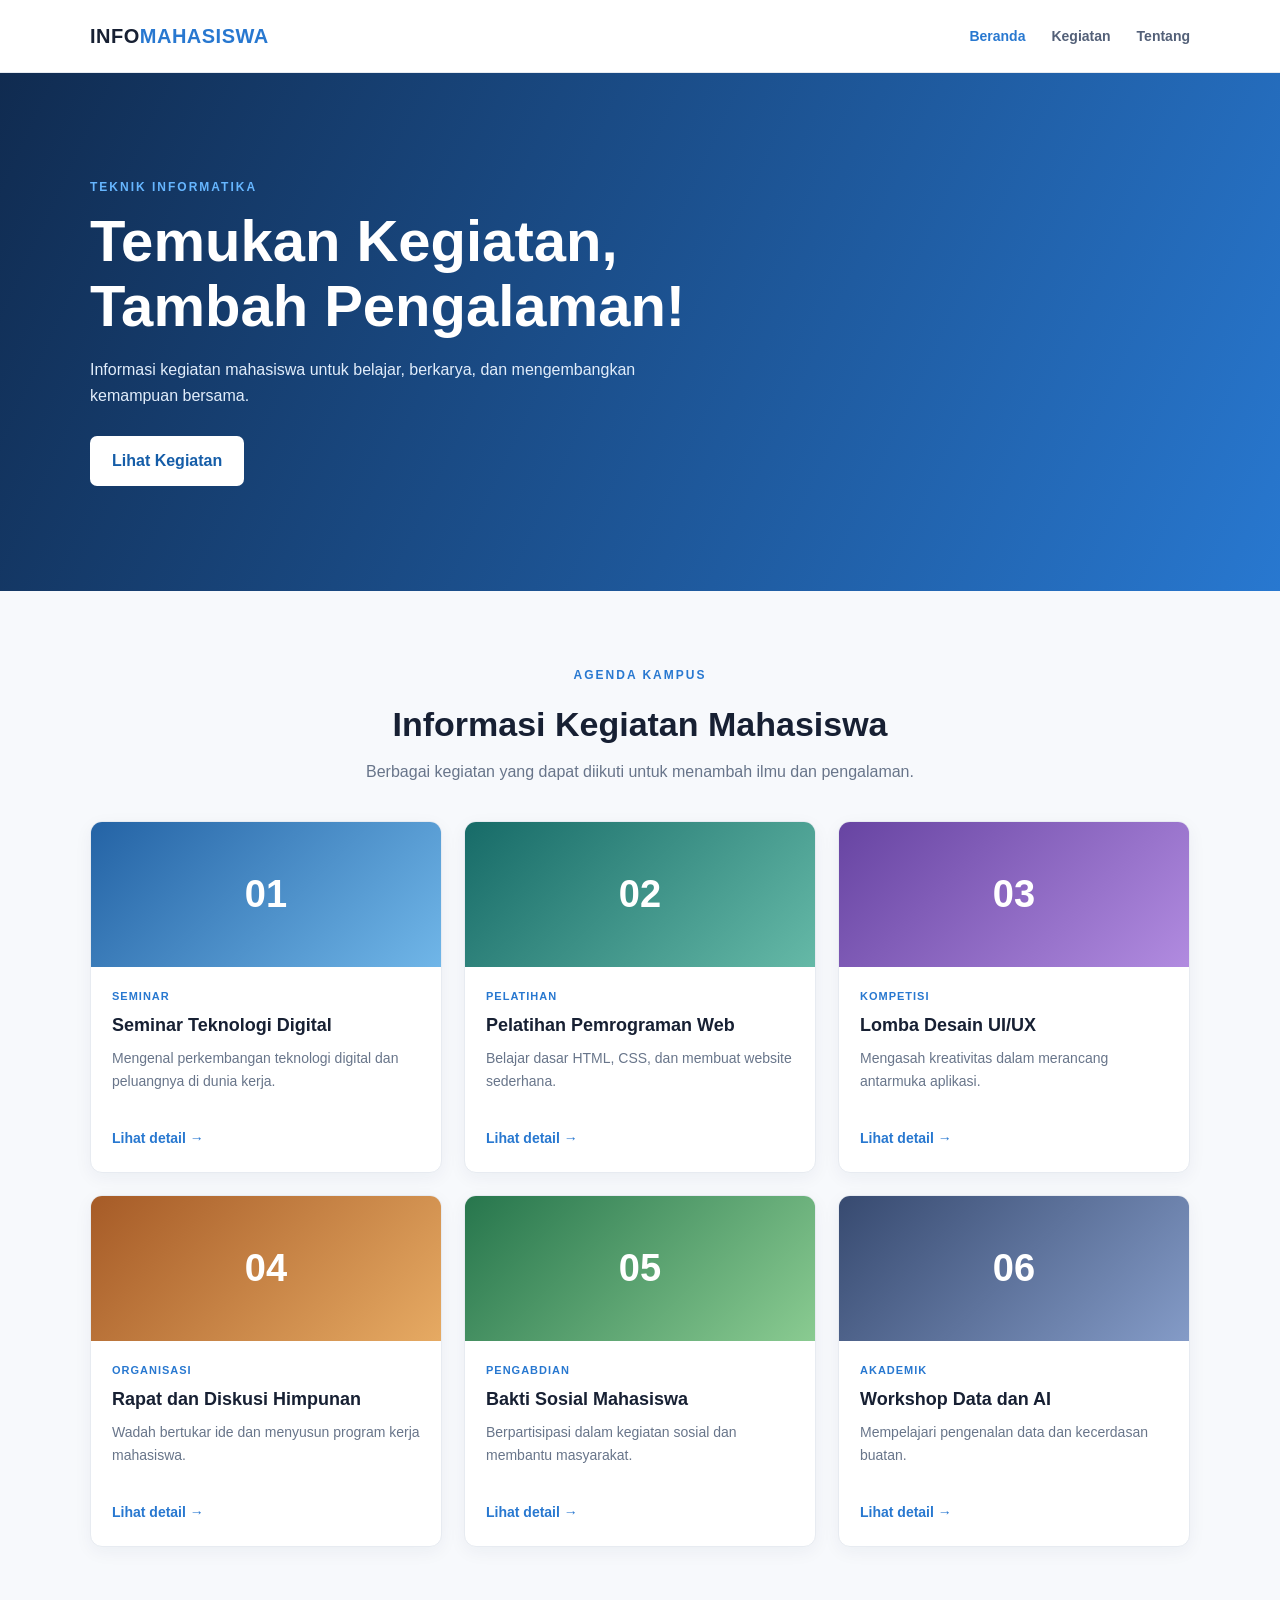
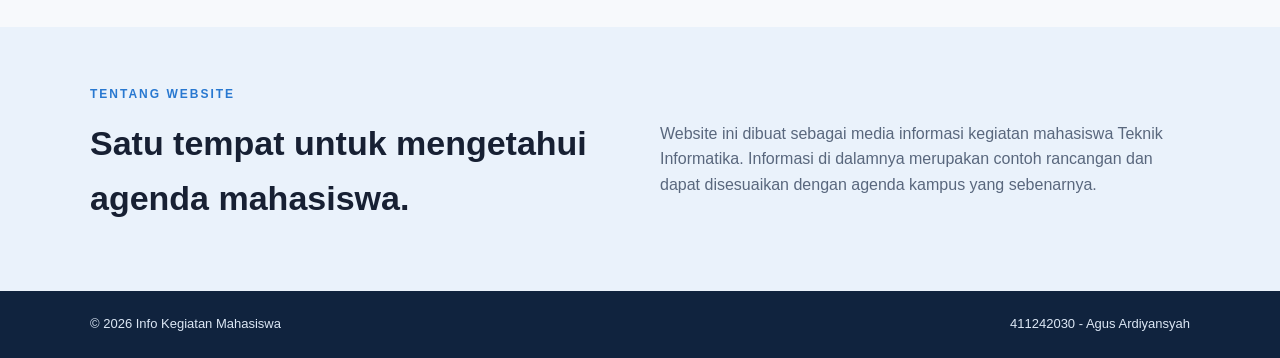
<file: index.html>
<!DOCTYPE html>
<html lang="id">
<head>
  <meta charset="UTF-8">
  <meta name="viewport" content="width=device-width, initial-scale=1.0">
  <title>Info Kegiatan Mahasiswa</title>
  <link rel="stylesheet" href="style.css">
</head>
<body>
  <header class="header">
    <div class="container nav-wrap">
      <a class="logo" href="index.html">INFO<span>MAHASISWA</span></a>
      <nav>
        <a class="active" href="index.html">Beranda</a>
        <a href="#kegiatan">Kegiatan</a>
        <a href="#tentang">Tentang</a>
      </nav>
    </div>
  </header>

  <main>
    <section class="hero">
      <div class="container hero-content">
        <p class="eyebrow">TEKNIK INFORMATIKA</p>
        <h1>Temukan Kegiatan,<br>Tambah Pengalaman!</h1>
        <p>Informasi kegiatan mahasiswa untuk belajar, berkarya, dan mengembangkan kemampuan bersama.</p>
        <a class="button" href="#kegiatan">Lihat Kegiatan</a>
      </div>
    </section>

    <section class="section container" id="kegiatan">
      <div class="section-heading">
        <p class="eyebrow">AGENDA KAMPUS</p>
        <h2>Informasi Kegiatan Mahasiswa</h2>
        <p>Berbagai kegiatan yang dapat diikuti untuk menambah ilmu dan pengalaman.</p>
      </div>

      <div class="activity-grid">
        <article class="activity-card">
          <div class="card-image image-one"><span>01</span></div>
          <div class="card-body">
            <p class="category">Seminar</p>
            <h3>Seminar Teknologi Digital</h3>
            <p>Mengenal perkembangan teknologi digital dan peluangnya di dunia kerja.</p>
            <a href="detail.html#seminar">Lihat detail →</a>
          </div>
        </article>

        <article class="activity-card">
          <div class="card-image image-two"><span>02</span></div>
          <div class="card-body">
            <p class="category">Pelatihan</p>
            <h3>Pelatihan Pemrograman Web</h3>
            <p>Belajar dasar HTML, CSS, dan membuat website sederhana.</p>
            <a href="detail.html#web">Lihat detail →</a>
          </div>
        </article>

        <article class="activity-card">
          <div class="card-image image-three"><span>03</span></div>
          <div class="card-body">
            <p class="category">Kompetisi</p>
            <h3>Lomba Desain UI/UX</h3>
            <p>Mengasah kreativitas dalam merancang antarmuka aplikasi.</p>
            <a href="detail.html#uiux">Lihat detail →</a>
          </div>
        </article>

        <article class="activity-card">
          <div class="card-image image-four"><span>04</span></div>
          <div class="card-body">
            <p class="category">Organisasi</p>
            <h3>Rapat dan Diskusi Himpunan</h3>
            <p>Wadah bertukar ide dan menyusun program kerja mahasiswa.</p>
            <a href="detail.html#himpunan">Lihat detail →</a>
          </div>
        </article>

        <article class="activity-card">
          <div class="card-image image-five"><span>05</span></div>
          <div class="card-body">
            <p class="category">Pengabdian</p>
            <h3>Bakti Sosial Mahasiswa</h3>
            <p>Berpartisipasi dalam kegiatan sosial dan membantu masyarakat.</p>
            <a href="detail.html#sosial">Lihat detail →</a>
          </div>
        </article>

        <article class="activity-card">
          <div class="card-image image-six"><span>06</span></div>
          <div class="card-body">
            <p class="category">Akademik</p>
            <h3>Workshop Data dan AI</h3>
            <p>Mempelajari pengenalan data dan kecerdasan buatan.</p>
            <a href="detail.html#ai">Lihat detail →</a>
          </div>
        </article>
      </div>
    </section>

    <section class="about" id="tentang">
      <div class="container about-content">
        <div>
          <p class="eyebrow">TENTANG WEBSITE</p>
          <h2>Satu tempat untuk mengetahui agenda mahasiswa.</h2>
        </div>
        <p>Website ini dibuat sebagai media informasi kegiatan mahasiswa Teknik Informatika. Informasi di dalamnya merupakan contoh rancangan dan dapat disesuaikan dengan agenda kampus yang sebenarnya.</p>
      </div>
    </section>
  </main>

  <footer class="footer">
    <div class="container footer-content">
      <p>© 2026 Info Kegiatan Mahasiswa</p>
      <p>411242030 - Agus Ardiyansyah</p>
    </div>
  </footer>
</body>
</html>
</file>
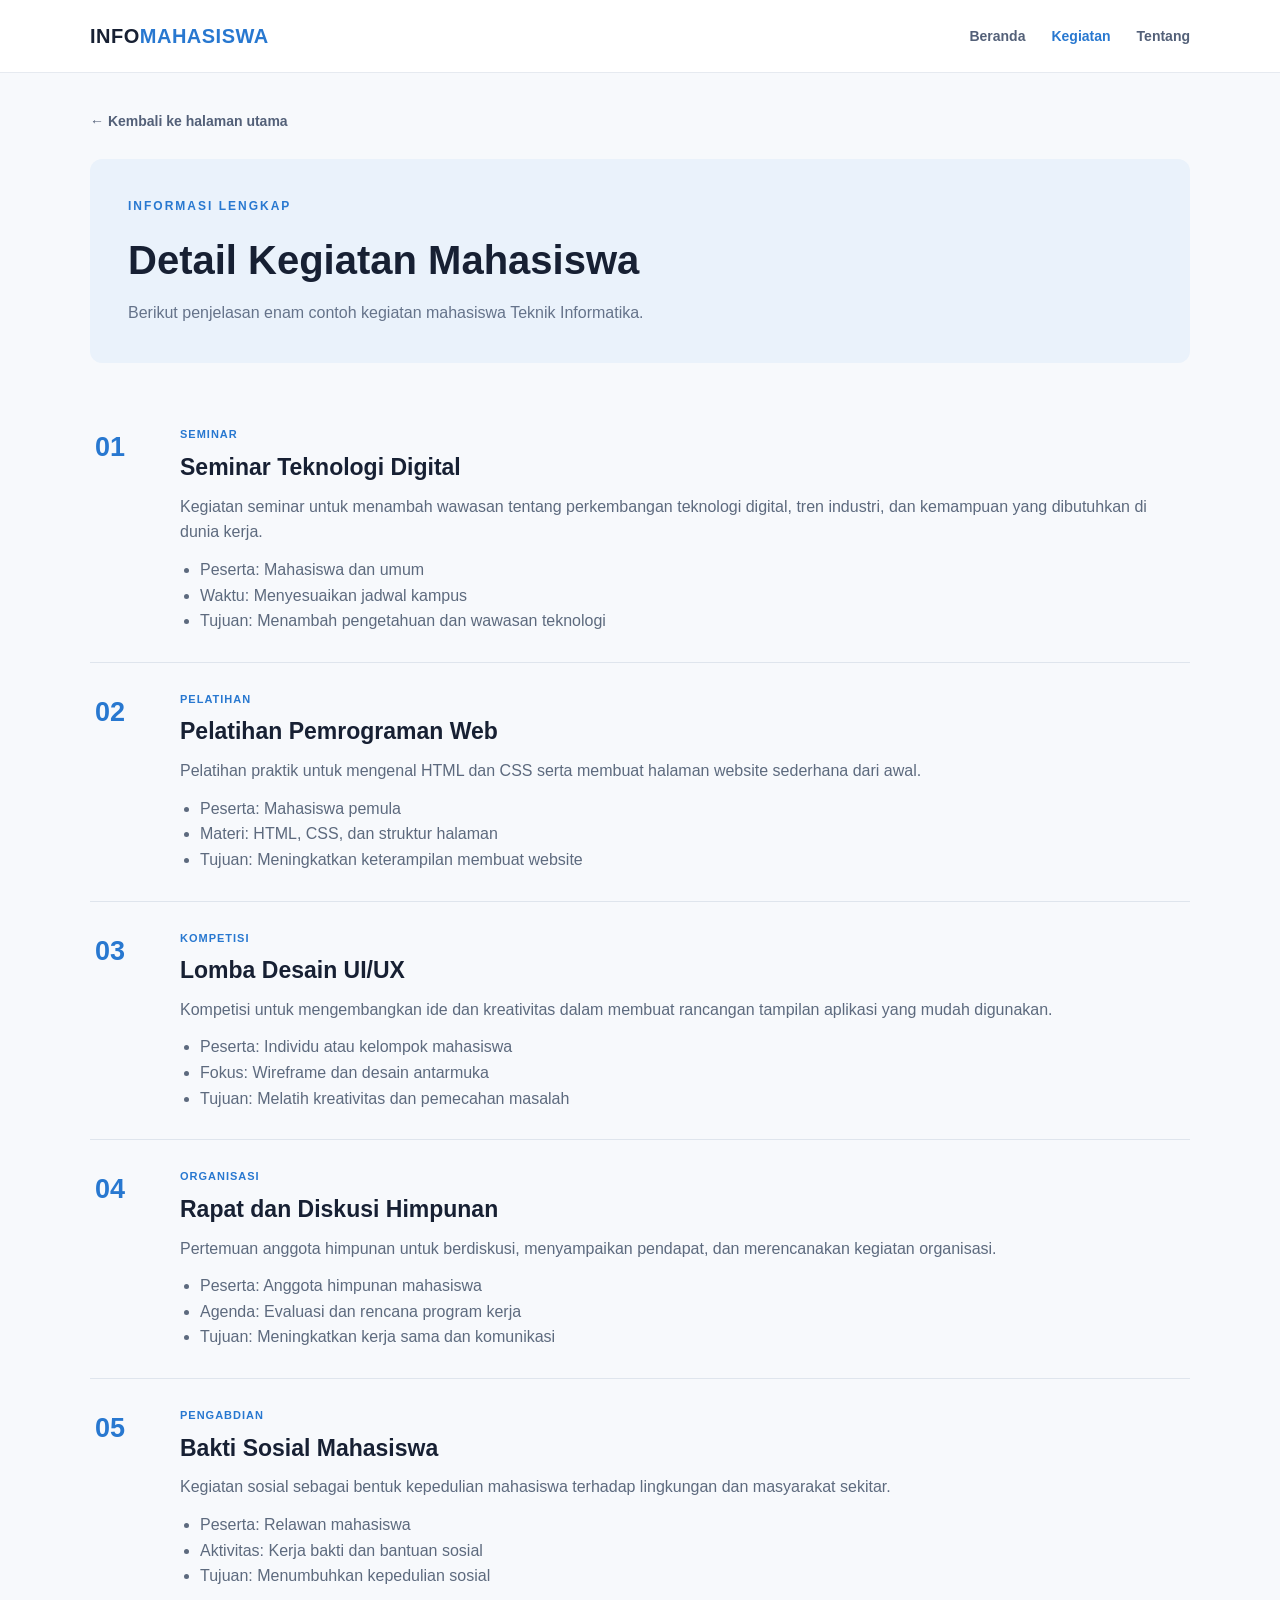
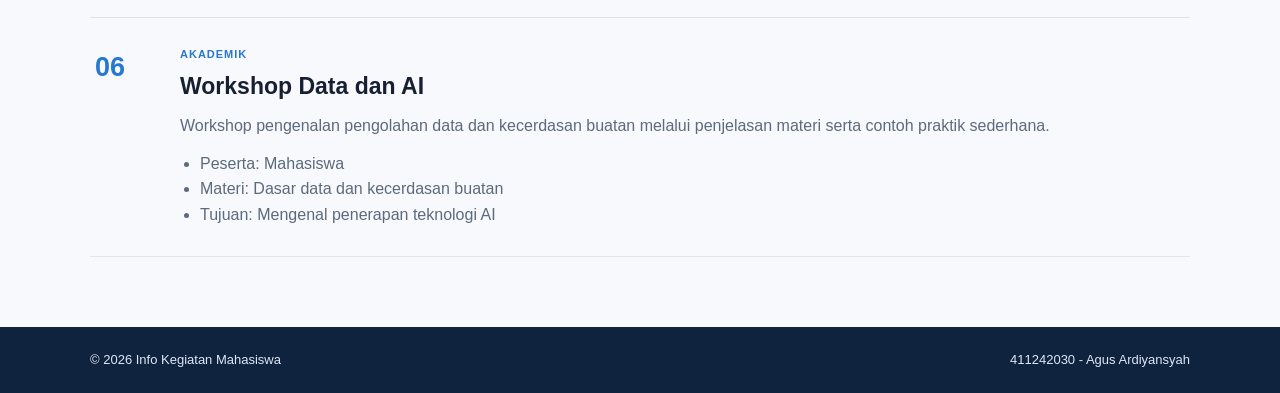
<file: detail.html>
<!DOCTYPE html>
<html lang="id">
<head>
  <meta charset="UTF-8">
  <meta name="viewport" content="width=device-width, initial-scale=1.0">
  <title>Detail Kegiatan - Info Mahasiswa</title>
  <link rel="stylesheet" href="style.css">
</head>
<body>
  <header class="header">
    <div class="container nav-wrap">
      <a class="logo" href="index.html">INFO<span>MAHASISWA</span></a>
      <nav>
        <a href="index.html">Beranda</a>
        <a class="active" href="index.html#kegiatan">Kegiatan</a>
        <a href="index.html#tentang">Tentang</a>
      </nav>
    </div>
  </header>

  <main class="container detail-page">
    <a class="back-link" href="index.html">← Kembali ke halaman utama</a>
    <div class="detail-banner">
      <p class="eyebrow">INFORMASI LENGKAP</p>
      <h1>Detail Kegiatan Mahasiswa</h1>
      <p>Berikut penjelasan enam contoh kegiatan mahasiswa Teknik Informatika.</p>
    </div>

    <article class="detail-item" id="seminar">
      <div class="detail-number">01</div>
      <div><p class="category">Seminar</p><h2>Seminar Teknologi Digital</h2>
      <p>Kegiatan seminar untuk menambah wawasan tentang perkembangan teknologi digital, tren industri, dan kemampuan yang dibutuhkan di dunia kerja.</p>
      <ul><li>Peserta: Mahasiswa dan umum</li><li>Waktu: Menyesuaikan jadwal kampus</li><li>Tujuan: Menambah pengetahuan dan wawasan teknologi</li></ul></div>
    </article>

    <article class="detail-item" id="web">
      <div class="detail-number">02</div>
      <div><p class="category">Pelatihan</p><h2>Pelatihan Pemrograman Web</h2>
      <p>Pelatihan praktik untuk mengenal HTML dan CSS serta membuat halaman website sederhana dari awal.</p>
      <ul><li>Peserta: Mahasiswa pemula</li><li>Materi: HTML, CSS, dan struktur halaman</li><li>Tujuan: Meningkatkan keterampilan membuat website</li></ul></div>
    </article>

    <article class="detail-item" id="uiux">
      <div class="detail-number">03</div>
      <div><p class="category">Kompetisi</p><h2>Lomba Desain UI/UX</h2>
      <p>Kompetisi untuk mengembangkan ide dan kreativitas dalam membuat rancangan tampilan aplikasi yang mudah digunakan.</p>
      <ul><li>Peserta: Individu atau kelompok mahasiswa</li><li>Fokus: Wireframe dan desain antarmuka</li><li>Tujuan: Melatih kreativitas dan pemecahan masalah</li></ul></div>
    </article>

    <article class="detail-item" id="himpunan">
      <div class="detail-number">04</div>
      <div><p class="category">Organisasi</p><h2>Rapat dan Diskusi Himpunan</h2>
      <p>Pertemuan anggota himpunan untuk berdiskusi, menyampaikan pendapat, dan merencanakan kegiatan organisasi.</p>
      <ul><li>Peserta: Anggota himpunan mahasiswa</li><li>Agenda: Evaluasi dan rencana program kerja</li><li>Tujuan: Meningkatkan kerja sama dan komunikasi</li></ul></div>
    </article>

    <article class="detail-item" id="sosial">
      <div class="detail-number">05</div>
      <div><p class="category">Pengabdian</p><h2>Bakti Sosial Mahasiswa</h2>
      <p>Kegiatan sosial sebagai bentuk kepedulian mahasiswa terhadap lingkungan dan masyarakat sekitar.</p>
      <ul><li>Peserta: Relawan mahasiswa</li><li>Aktivitas: Kerja bakti dan bantuan sosial</li><li>Tujuan: Menumbuhkan kepedulian sosial</li></ul></div>
    </article>

    <article class="detail-item" id="ai">
      <div class="detail-number">06</div>
      <div><p class="category">Akademik</p><h2>Workshop Data dan AI</h2>
      <p>Workshop pengenalan pengolahan data dan kecerdasan buatan melalui penjelasan materi serta contoh praktik sederhana.</p>
      <ul><li>Peserta: Mahasiswa</li><li>Materi: Dasar data dan kecerdasan buatan</li><li>Tujuan: Mengenal penerapan teknologi AI</li></ul></div>
    </article>
  </main>

  <footer class="footer">
    <div class="container footer-content">
      <p>© 2026 Info Kegiatan Mahasiswa</p>
      <p>411242030 - Agus Ardiyansyah</p>
    </div>
  </footer>
</body>
</html>
</file>
<file: style.css>
/* Pengaturan dasar */
* {
  margin: 0;
  padding: 0;
  box-sizing: border-box;
}

html { scroll-behavior: smooth; }

body {
  font-family: Arial, Helvetica, sans-serif;
  color: #172033;
  background: #f7f9fc;
  line-height: 1.6;
}

.container {
  width: min(1100px, 90%);
  margin: 0 auto;
}

/* Header dan menu navigasi */
.header {
  background: #ffffff;
  border-bottom: 1px solid #e6eaf0;
  position: sticky;
  top: 0;
  z-index: 10;
}

.nav-wrap {
  min-height: 72px;
  display: flex;
  align-items: center;
  justify-content: space-between;
  gap: 20px;
}

.logo {
  color: #172033;
  text-decoration: none;
  font-size: 20px;
  font-weight: 800;
  letter-spacing: .5px;
}

.logo span { color: #2878d0; }

nav {
  display: flex;
  gap: 26px;
}

nav a, .back-link {
  color: #536078;
  text-decoration: none;
  font-size: 14px;
  font-weight: 600;
}

nav a:hover, nav a.active, .back-link:hover { color: #2878d0; }

/* Banner utama */
.hero {
  background: linear-gradient(115deg, #102b50, #2878d0);
  color: white;
  padding: 105px 0;
}

.hero-content { max-width: 1100px; }

.eyebrow {
  color: #66b6ff;
  font-size: 12px;
  font-weight: 800;
  letter-spacing: 2px;
  margin-bottom: 12px;
}

.hero h1 {
  font-size: clamp(36px, 6vw, 58px);
  line-height: 1.12;
  margin-bottom: 18px;
}

.hero-content > p:not(.eyebrow) {
  max-width: 570px;
  color: #e1edfb;
  margin-bottom: 28px;
}

.button {
  display: inline-block;
  background: #ffffff;
  color: #155da8;
  padding: 12px 22px;
  border-radius: 7px;
  text-decoration: none;
  font-weight: 700;
}

.button:hover { background: #e8f2ff; }

/* Kartu informasi kegiatan */
.section { padding-top: 75px; padding-bottom: 80px; }

.section-heading { text-align: center; margin-bottom: 36px; }
.section-heading .eyebrow { color: #2878d0; }
.section-heading h2, .about h2 { font-size: clamp(25px, 4vw, 34px); margin-bottom: 8px; }
.section-heading > p:last-child { color: #68758a; }

.activity-grid {
  display: grid;
  grid-template-columns: repeat(3, 1fr);
  gap: 22px;
}

.activity-card {
  background: #ffffff;
  border: 1px solid #e7ebf1;
  border-radius: 12px;
  overflow: hidden;
  box-shadow: 0 5px 18px rgba(25, 48, 79, .05);
}

.card-image {
  height: 145px;
  display: flex;
  align-items: center;
  justify-content: center;
  color: white;
  font-size: 38px;
  font-weight: 800;
}

.image-one { background: linear-gradient(135deg, #2463a5, #70b6e8); }
.image-two { background: linear-gradient(135deg, #176b68, #65b9a7); }
.image-three { background: linear-gradient(135deg, #6744a2, #b18be0); }
.image-four { background: linear-gradient(135deg, #a65b27, #e6aa63); }
.image-five { background: linear-gradient(135deg, #27764d, #8acb91); }
.image-six { background: linear-gradient(135deg, #374a70, #849bc7); }

.card-body { padding: 21px; }
.category {
  color: #2878d0;
  font-size: 11px;
  font-weight: 800;
  text-transform: uppercase;
  letter-spacing: 1px;
  margin-bottom: 5px;
}

.card-body h3 { font-size: 18px; margin-bottom: 8px; }
.card-body > p:not(.category) { color: #68758a; font-size: 14px; min-height: 66px; }
.card-body a {
  display: inline-block;
  margin-top: 14px;
  color: #2878d0;
  text-decoration: none;
  font-size: 14px;
  font-weight: 700;
}

/* Tentang website dan footer */
.about { background: #eaf2fb; padding: 58px 0; }
.about-content { display: grid; grid-template-columns: 1fr 1fr; gap: 40px; align-items: center; }
.about .eyebrow { color: #2878d0; }
.about-content > p { color: #59677d; }

.footer { background: #10233e; color: #dce7f5; padding: 23px 0; }
.footer-content { display: flex; justify-content: space-between; gap: 15px; font-size: 13px; }

/* Halaman detail kegiatan */
.detail-page { padding-top: 35px; padding-bottom: 70px; }
.detail-banner {
  background: #eaf2fb;
  padding: 38px;
  border-radius: 12px;
  margin: 25px 0 35px;
}
.detail-banner .eyebrow { color: #2878d0; }
.detail-banner h1 { font-size: clamp(28px, 4vw, 40px); margin-bottom: 8px; }
.detail-banner p:last-child { color: #65738a; }

.detail-item {
  display: grid;
  grid-template-columns: 65px 1fr;
  gap: 20px;
  padding: 28px 5px;
  border-bottom: 1px solid #dfe5ed;
  scroll-margin-top: 90px;
}
.detail-number { color: #2878d0; font-size: 27px; font-weight: 800; }
.detail-item h2 { font-size: 23px; margin-bottom: 8px; }
.detail-item p:not(.category), .detail-item li { color: #5d6a7e; }
.detail-item ul { margin: 12px 0 0 20px; }

/* Tampilan layar tablet dan HP */
@media (max-width: 760px) {
  .nav-wrap { flex-direction: column; padding: 15px 0; }
  nav { gap: 17px; flex-wrap: wrap; justify-content: center; }
  .hero { padding: 75px 0; }
  .activity-grid { grid-template-columns: repeat(2, 1fr); }
  .about-content { grid-template-columns: 1fr; gap: 15px; }
}

@media (max-width: 520px) {
  .activity-grid { grid-template-columns: 1fr; }
  .card-body > p:not(.category) { min-height: 0; }
  .footer-content { flex-direction: column; text-align: center; }
  .detail-banner { padding: 25px; }
  .detail-item { grid-template-columns: 42px 1fr; gap: 12px; }
  .detail-item h2 { font-size: 20px; }
}
</file>
